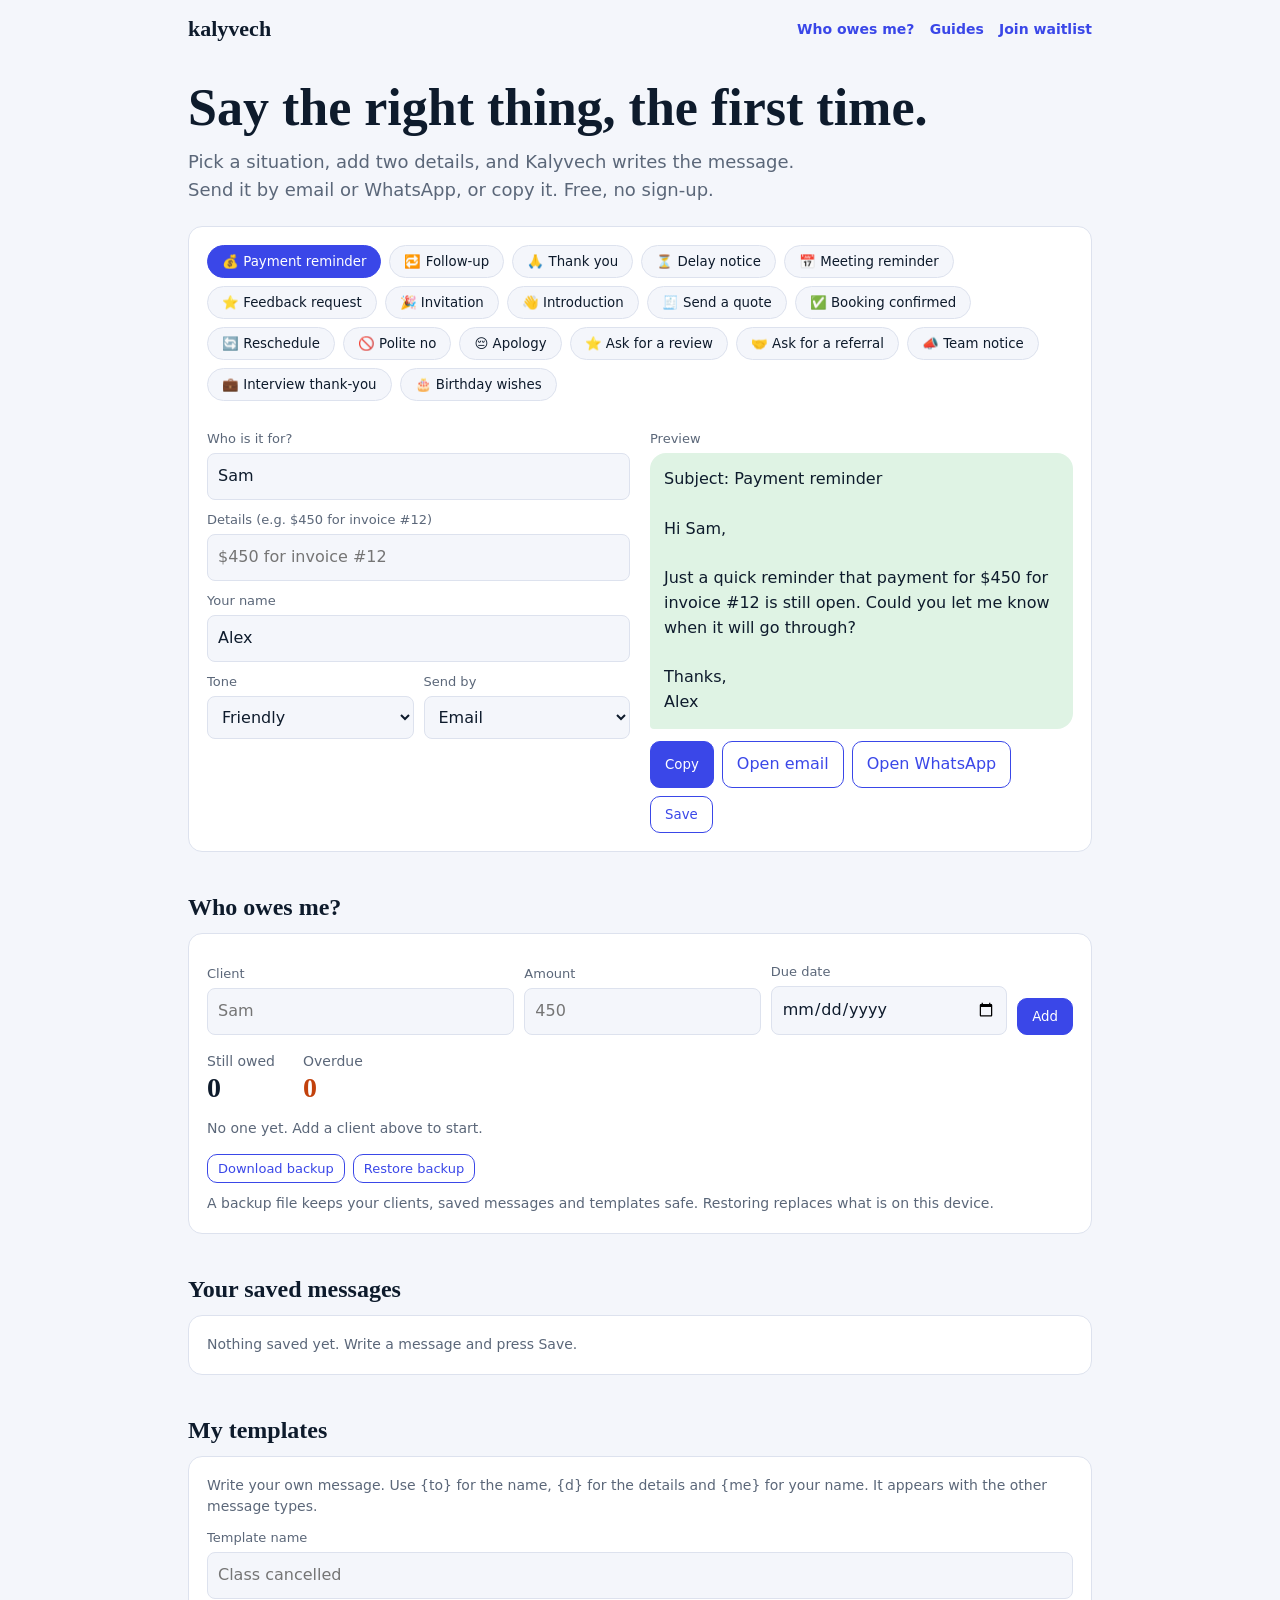
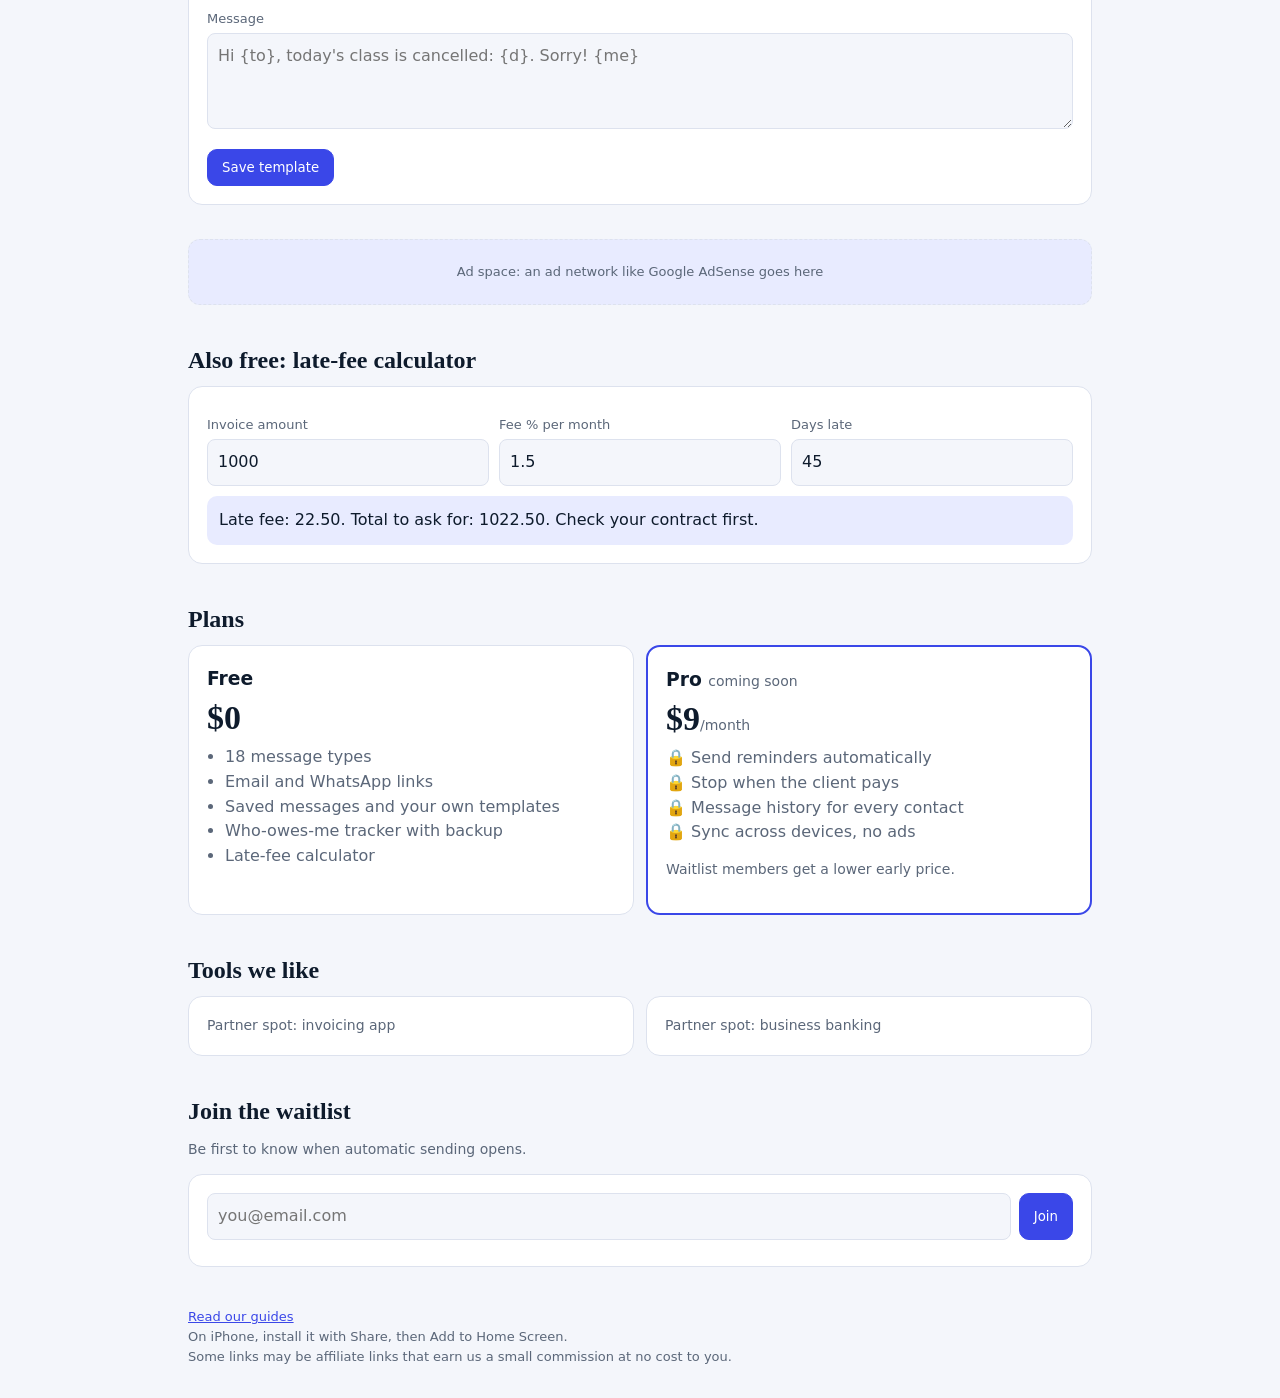
<file: index.html>
<!doctype html>
<html lang="en"><head><meta charset="utf-8">
<meta name="viewport" content="width=device-width, initial-scale=1, viewport-fit=cover">
<title>Kalyvech: write the right message in seconds</title>
<meta name="description" content="Free message writer for reminders, follow-ups, thank-yous, invites and more. Copy it or send it by email or WhatsApp.">
<link rel="icon" href="data:image/svg+xml,<svg xmlns=%22http://www.w3.org/2000/svg%22 viewBox=%220 0 100 100%22><text y=%22.9em%22 font-size=%2290%22>💬</text></svg>">
<meta property="og:title" content="Kalyvech: write the right message in seconds"><meta property="og:description" content="Free message writer, who-owes-me tracker and guides."><meta property="og:type" content="website"><meta property="og:image" content="https://thisisaarushsingh15-beep.github.io/Kalyvech/og-image.png"><meta name="twitter:card" content="summary_large_image">
<link rel="manifest" href="manifest.json"><meta name="theme-color" content="#3a47e8">
<link rel="stylesheet" href="style.css"></head><body>
<div class="w">
<nav><b>kalyvech</b><span><a href="#track">Who owes me?</a> &nbsp; <a href="blog.html">Guides</a> &nbsp; <a href="#join">Join waitlist</a></span></nav>
<header><h1>Say the right thing, the first time.</h1>
<p class="l">Pick a situation, add two details, and Kalyvech writes the message. Send it by email or WhatsApp, or copy it. Free, no sign-up.</p><button class="btn o sm" id="inst" hidden>Install as an app</button></header>

<section class="card" id="app">
<div class="chips" id="chips" role="tablist" aria-label="Message type"></div>
<div class="two">
<div>
<label for="to">Who is it for?</label><input id="to" value="Sam">
<label for="det" id="detl">Details</label><input id="det">
<label for="me">Your name</label><input id="me" value="Alex">
<div class="r2"><div><label for="tone">Tone</label><select id="tone"><option value="0">Friendly</option><option value="1">Professional</option><option value="2">Short and direct</option></select></div>
<div><label for="ch">Send by</label><select id="ch"><option value="email">Email</option><option value="wa">WhatsApp / text</option></select></div></div>
</div>
<div><label>Preview</label><div class="bubble" id="out" aria-live="polite"></div>
<div class="acts"><button class="btn" id="cp">Copy</button><a class="btn o" id="em" target="_blank" rel="noopener">Open email</a><a class="btn o" id="wa" target="_blank" rel="noopener">Open WhatsApp</a><button class="btn o" id="sv">Save</button></div></div>
</div></section>

<section id="track"><h2>Who owes me?</h2>
<div class="card"><div class="r4"><div><label for="tc">Client</label><input id="tc" placeholder="Sam"></div><div><label for="tm">Amount</label><input id="tm" type="number" min="0" placeholder="450"></div><div><label for="td">Due date</label><input id="td" type="date"></div><div class="al"><button class="btn" id="ta">Add</button></div></div>
<div class="sum"><div><span class="m">Still owed</span><b id="s1">0</b></div><div><span class="m">Overdue</span><b id="s2">0</b></div></div>
<div id="tl"></div><div class="acts"><button class="btn o sm" id="bd">Download backup</button><button class="btn o sm" id="br">Restore backup</button><input type="file" id="bf" accept="application/json,.json" hidden></div><p class="m" id="bm">A backup file keeps your clients, saved messages and templates safe. Restoring replaces what is on this device.</p></div></section>

<section><h2>Your saved messages</h2><div id="lib" class="card"></div></section>

<section id="tpl"><h2>My templates</h2><div class="card"><p class="m" style="margin:0">Write your own message. Use {to} for the name, {d} for the details and {me} for your name. It appears with the other message types.</p>
<label for="un">Template name</label><input id="un" placeholder="Class cancelled">
<label for="ut">Message</label><textarea id="ut" rows="3" placeholder="Hi {to}, today's class is cancelled: {d}. Sorry! {me}"></textarea>
<div class="acts"><button class="btn" id="us">Save template</button></div><div id="ul"></div></div></section>

<div class="ad">Ad space: an ad network like Google AdSense goes here</div>

<section><h2>Also free: late-fee calculator</h2>
<div class="card r3"><div><label for="la">Invoice amount</label><input id="la" type="number" value="1000"></div><div><label for="lp">Fee % per month</label><input id="lp" type="number" value="1.5" step="0.1"></div><div><label for="ld">Days late</label><input id="ld" type="number" value="45"></div>
<div class="res" id="fee"></div></div></section>

<section><h2>Plans</h2><div class="plans">
<div class="card"><h3>Free</h3><p class="pr">$0</p><ul><li>18 message types</li><li>Email and WhatsApp links</li><li>Saved messages and your own templates</li><li>Who-owes-me tracker with backup</li><li>Late-fee calculator</li></ul></div>
<div class="card pro"><h3>Pro <small>coming soon</small></h3><p class="pr">$9<small>/month</small></p><ul class="lk"><li>Send reminders automatically</li><li>Stop when the client pays</li><li>Message history for every contact</li><li>Sync across devices, no ads</li></ul><p class="m">Waitlist members get a lower early price.</p></div></div></section>

<section><h2>Tools we like</h2><div class="plans"><div class="card m">Partner spot: invoicing app</div><div class="card m">Partner spot: business banking</div></div></section>

<section id="join"><h2>Join the waitlist</h2><p class="m">Be first to know when automatic sending opens.</p>
<form id="wf" method="post" class="card frm"><input name="email" type="email" required placeholder="you@email.com" aria-label="Email"><button class="btn" type="submit">Join</button><p id="wm" class="m"></p></form></section>
<footer><a href="blog.html">Read our guides</a><br>On iPhone, install it with Share, then Add to Home Screen.<br>Some links may be affiliate links that earn us a small commission at no cost to you.</footer>
</div><script src="script.js"></script></body></html>
</file>
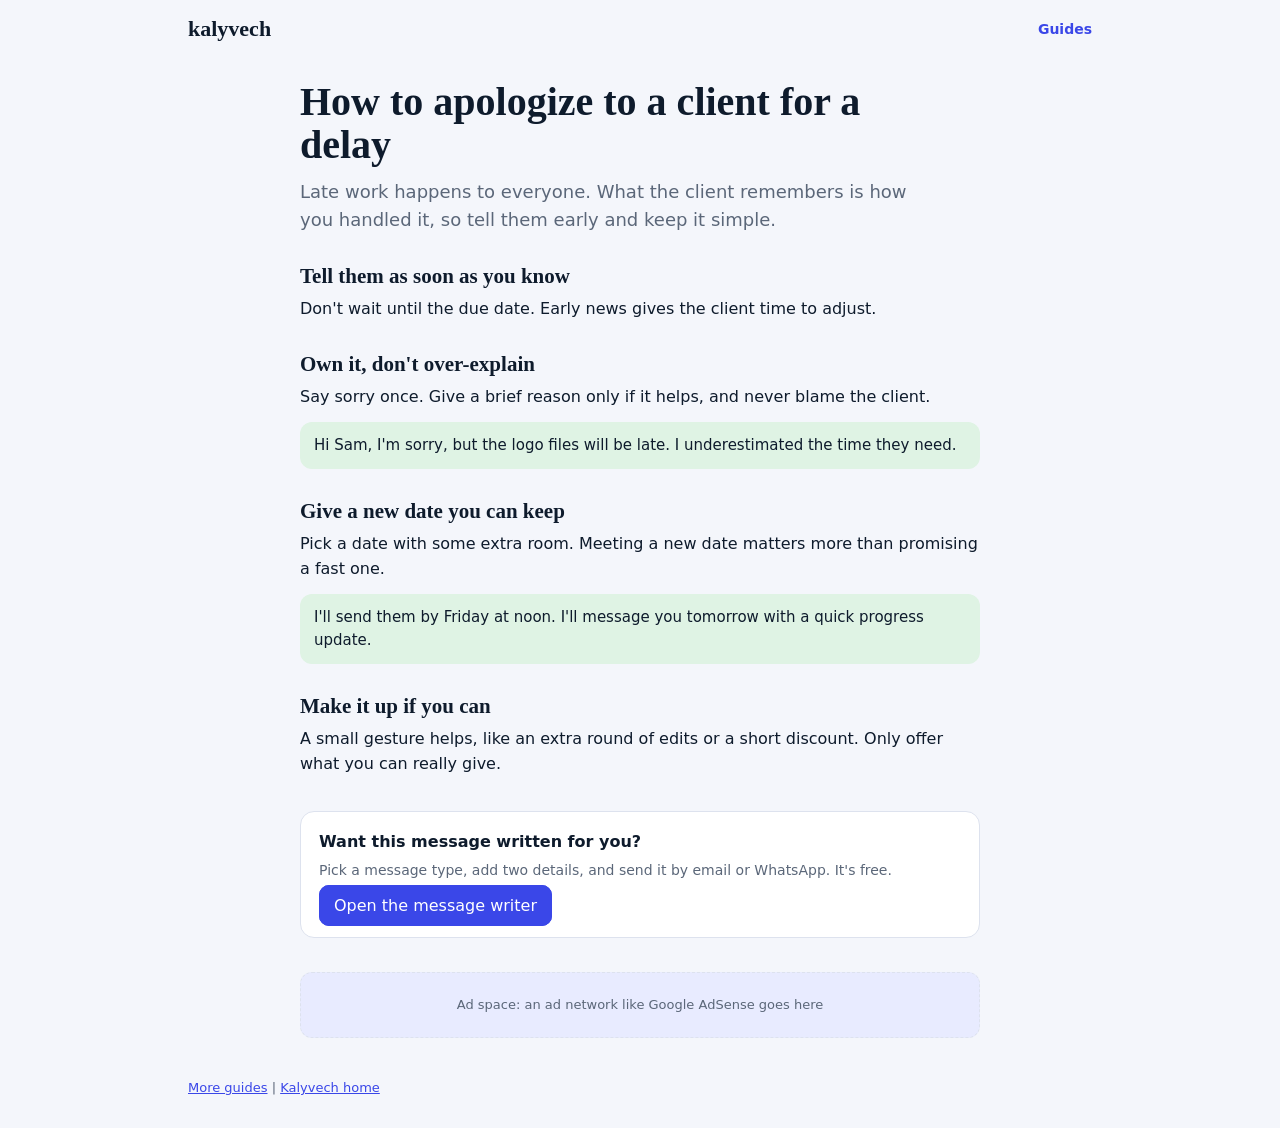
<file: apologize-for-a-delay.html>
<!doctype html>
<html lang="en"><head><meta charset="utf-8"><meta name="viewport" content="width=device-width, initial-scale=1, viewport-fit=cover">
<title>How to apologize to a client for a delay | Kalyvech</title><meta name="description" content="How to tell a client that work will be late, own it without over-explaining, and give a new date you can keep.">
<meta property="og:title" content="How to apologize to a client for a delay"><meta property="og:description" content="How to tell a client that work will be late, own it without over-explaining, and give a new date you can keep."><meta property="og:type" content="article">
<link rel="icon" href="data:image/svg+xml,<svg xmlns=%22http://www.w3.org/2000/svg%22 viewBox=%220 0 100 100%22><text y=%22.9em%22 font-size=%2290%22>💬</text></svg>">
<link rel="manifest" href="manifest.json"><meta name="theme-color" content="#3a47e8"><link rel="stylesheet" href="style.css"></head><body><div class="w"><nav><a href="index.html" class="logo">kalyvech</a><span><a href="blog.html">Guides</a></span></nav>
<article class="art"><h1>How to apologize to a client for a delay</h1><p class="l">Late work happens to everyone. What the client remembers is how you handled it, so tell them early and keep it simple.</p><h2>Tell them as soon as you know</h2><p>Don't wait until the due date. Early news gives the client time to adjust.</p><h2>Own it, don't over-explain</h2><p>Say sorry once. Give a brief reason only if it helps, and never blame the client.</p><blockquote class="ex">Hi Sam, I'm sorry, but the logo files will be late. I underestimated the time they need.</blockquote><h2>Give a new date you can keep</h2><p>Pick a date with some extra room. Meeting a new date matters more than promising a fast one.</p><blockquote class="ex">I'll send them by Friday at noon. I'll message you tomorrow with a quick progress update.</blockquote><h2>Make it up if you can</h2><p>A small gesture helps, like an extra round of edits or a short discount. Only offer what you can really give.</p>
<div class="card cta"><b>Want this message written for you?</b><p class="m">Pick a message type, add two details, and send it by email or WhatsApp. It's free.</p><a class="btn" href="index.html#app">Open the message writer</a></div>
<div class="ad">Ad space: an ad network like Google AdSense goes here</div></article>
<footer><a href="blog.html">More guides</a> | <a href="index.html">Kalyvech home</a></footer></div></body></html>
</file>
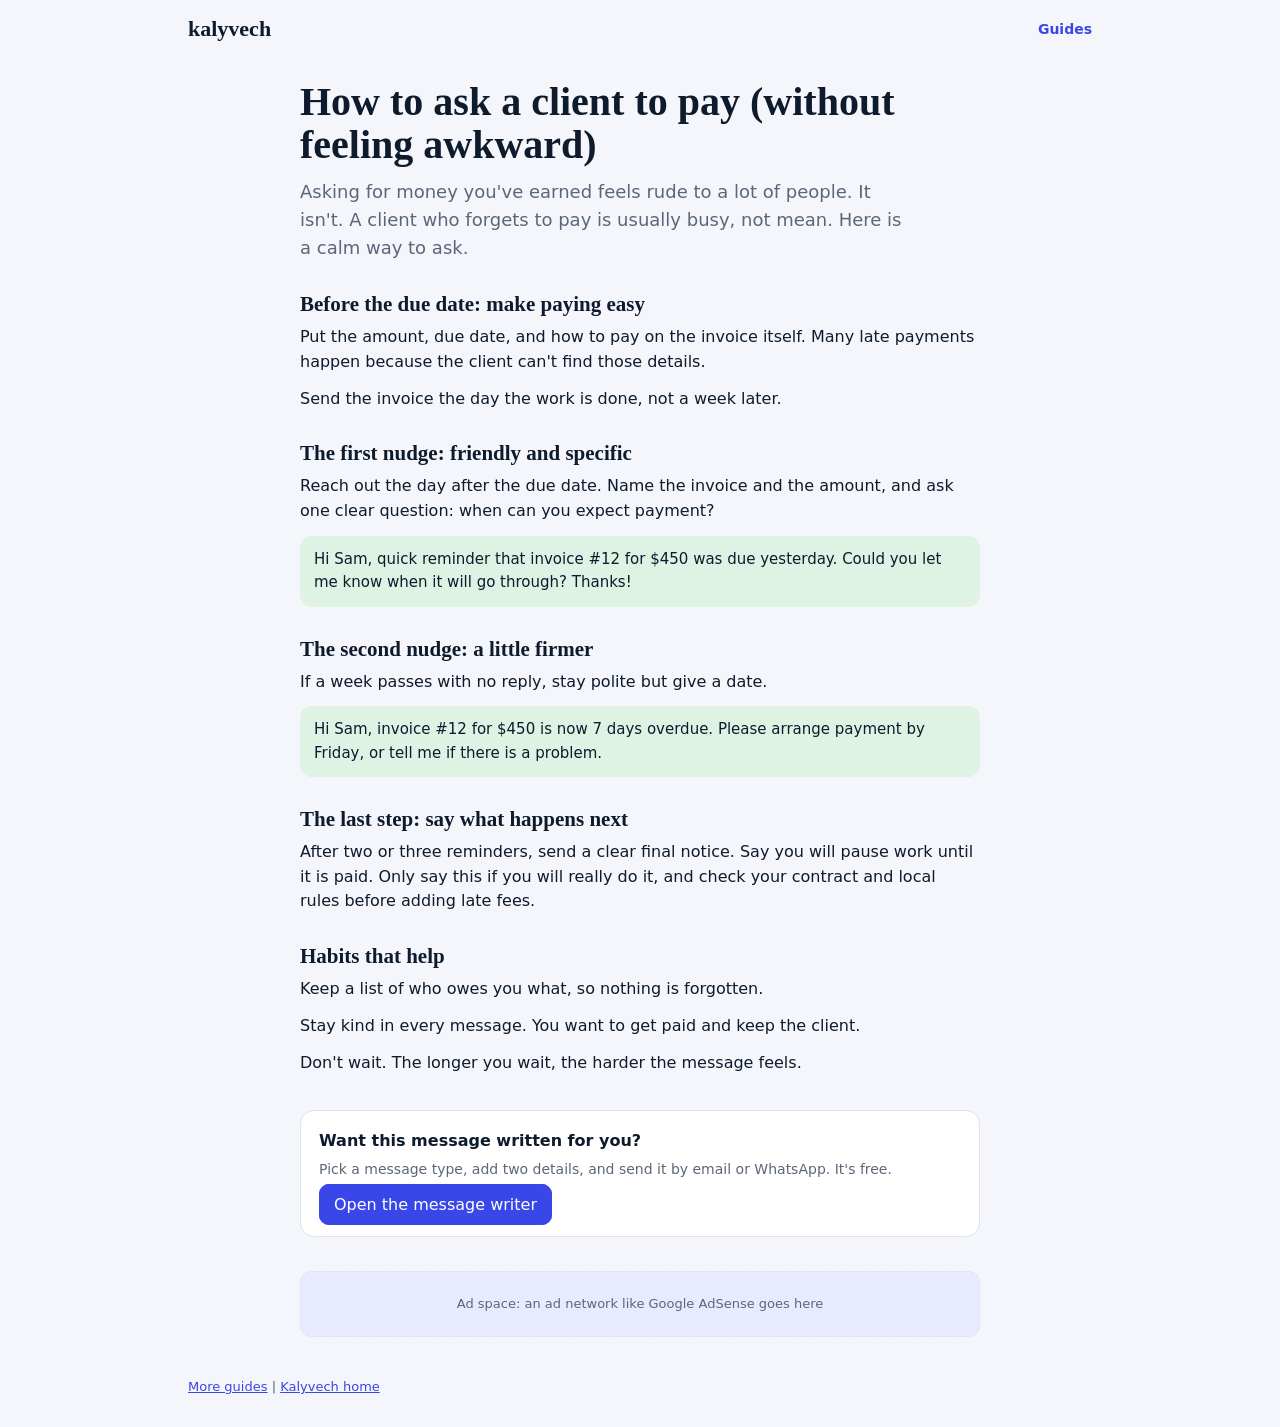
<file: ask-client-to-pay.html>
<!doctype html>
<html lang="en"><head><meta charset="utf-8"><meta name="viewport" content="width=device-width, initial-scale=1, viewport-fit=cover">
<title>How to ask a client to pay (without feeling awkward) | Kalyvech</title><meta name="description" content="A simple, polite way to ask a client for payment, with message examples you can copy.">
<link rel="icon" href="data:image/svg+xml,<svg xmlns=%22http://www.w3.org/2000/svg%22 viewBox=%220 0 100 100%22><text y=%22.9em%22 font-size=%2290%22>💬</text></svg>">
<link rel="stylesheet" href="style.css"></head><body><div class="w"><nav><a href="index.html" class="logo">kalyvech</a><span><a href="blog.html">Guides</a></span></nav>
<article class="art"><h1>How to ask a client to pay (without feeling awkward)</h1><p class="l">Asking for money you've earned feels rude to a lot of people. It isn't. A client who forgets to pay is usually busy, not mean. Here is a calm way to ask.</p><h2>Before the due date: make paying easy</h2><p>Put the amount, due date, and how to pay on the invoice itself. Many late payments happen because the client can't find those details.</p><p>Send the invoice the day the work is done, not a week later.</p><h2>The first nudge: friendly and specific</h2><p>Reach out the day after the due date. Name the invoice and the amount, and ask one clear question: when can you expect payment?</p><blockquote class="ex">Hi Sam, quick reminder that invoice #12 for $450 was due yesterday. Could you let me know when it will go through? Thanks!</blockquote><h2>The second nudge: a little firmer</h2><p>If a week passes with no reply, stay polite but give a date.</p><blockquote class="ex">Hi Sam, invoice #12 for $450 is now 7 days overdue. Please arrange payment by Friday, or tell me if there is a problem.</blockquote><h2>The last step: say what happens next</h2><p>After two or three reminders, send a clear final notice. Say you will pause work until it is paid. Only say this if you will really do it, and check your contract and local rules before adding late fees.</p><h2>Habits that help</h2><p>Keep a list of who owes you what, so nothing is forgotten.</p><p>Stay kind in every message. You want to get paid and keep the client.</p><p>Don't wait. The longer you wait, the harder the message feels.</p>
<div class="card cta"><b>Want this message written for you?</b><p class="m">Pick a message type, add two details, and send it by email or WhatsApp. It's free.</p><a class="btn" href="index.html#app">Open the message writer</a></div>
<div class="ad">Ad space: an ad network like Google AdSense goes here</div></article>
<footer><a href="blog.html">More guides</a> | <a href="index.html">Kalyvech home</a></footer></div></body></html>
</file>
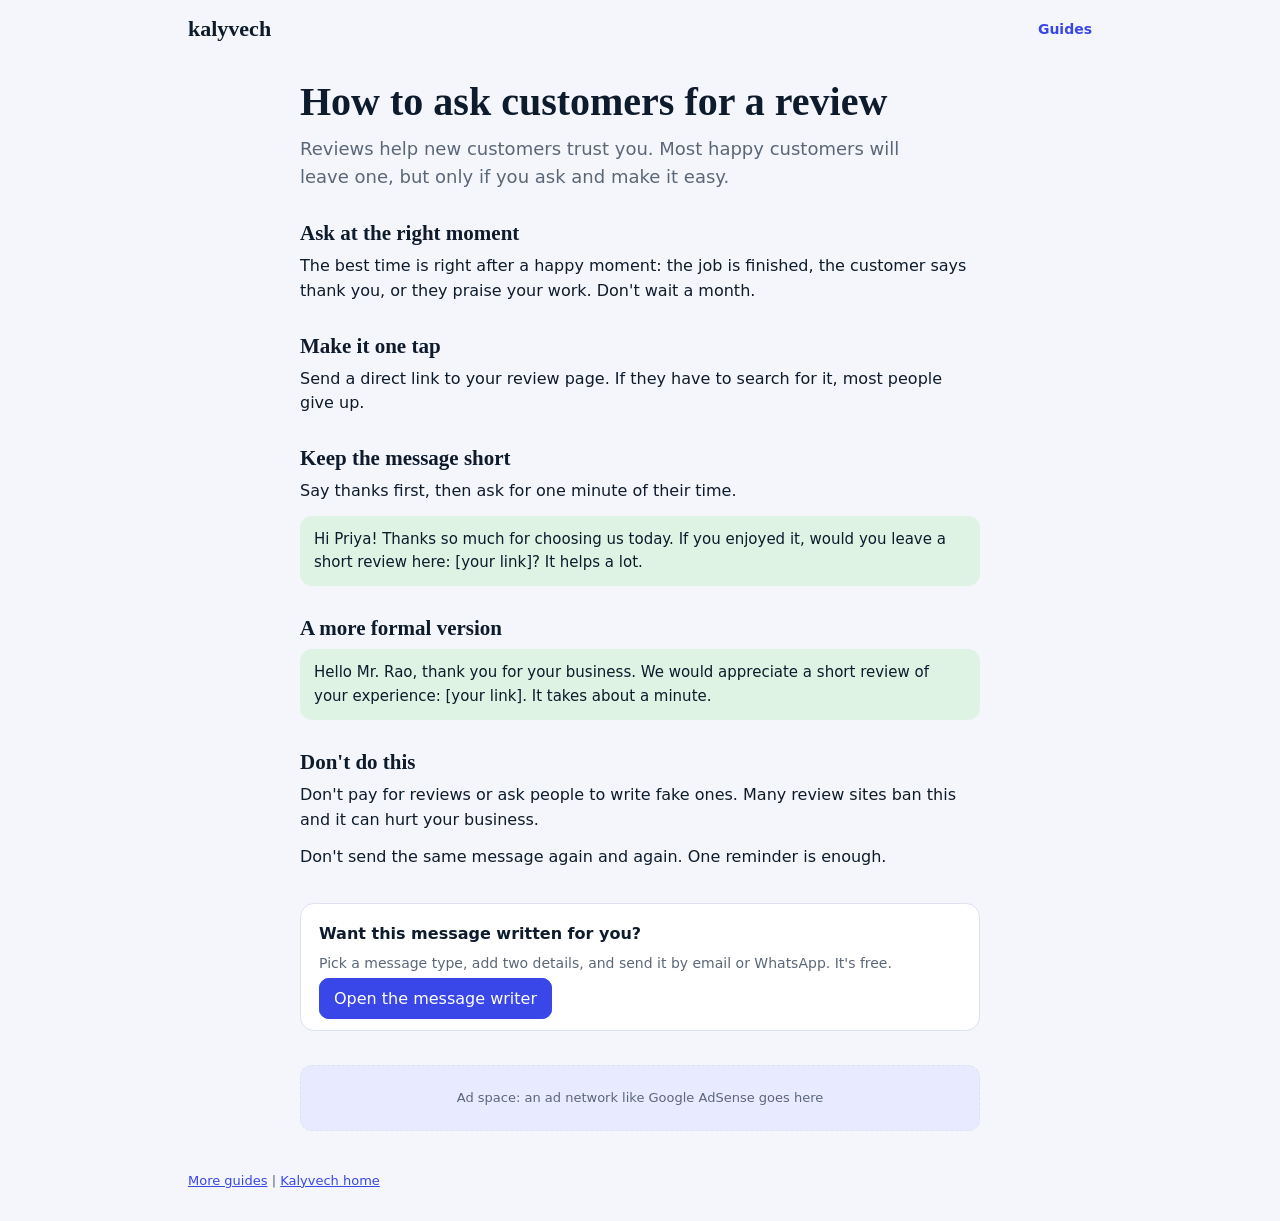
<file: ask-for-review.html>
<!doctype html>
<html lang="en"><head><meta charset="utf-8"><meta name="viewport" content="width=device-width, initial-scale=1, viewport-fit=cover">
<title>How to ask customers for a review | Kalyvech</title><meta name="description" content="When and how to ask customers for a review, plus short WhatsApp and email examples.">
<link rel="icon" href="data:image/svg+xml,<svg xmlns=%22http://www.w3.org/2000/svg%22 viewBox=%220 0 100 100%22><text y=%22.9em%22 font-size=%2290%22>💬</text></svg>">
<link rel="stylesheet" href="style.css"></head><body><div class="w"><nav><a href="index.html" class="logo">kalyvech</a><span><a href="blog.html">Guides</a></span></nav>
<article class="art"><h1>How to ask customers for a review</h1><p class="l">Reviews help new customers trust you. Most happy customers will leave one, but only if you ask and make it easy.</p><h2>Ask at the right moment</h2><p>The best time is right after a happy moment: the job is finished, the customer says thank you, or they praise your work. Don't wait a month.</p><h2>Make it one tap</h2><p>Send a direct link to your review page. If they have to search for it, most people give up.</p><h2>Keep the message short</h2><p>Say thanks first, then ask for one minute of their time.</p><blockquote class="ex">Hi Priya! Thanks so much for choosing us today. If you enjoyed it, would you leave a short review here: [your link]? It helps a lot.</blockquote><h2>A more formal version</h2><blockquote class="ex">Hello Mr. Rao, thank you for your business. We would appreciate a short review of your experience: [your link]. It takes about a minute.</blockquote><h2>Don't do this</h2><p>Don't pay for reviews or ask people to write fake ones. Many review sites ban this and it can hurt your business.</p><p>Don't send the same message again and again. One reminder is enough.</p>
<div class="card cta"><b>Want this message written for you?</b><p class="m">Pick a message type, add two details, and send it by email or WhatsApp. It's free.</p><a class="btn" href="index.html#app">Open the message writer</a></div>
<div class="ad">Ad space: an ad network like Google AdSense goes here</div></article>
<footer><a href="blog.html">More guides</a> | <a href="index.html">Kalyvech home</a></footer></div></body></html>
</file>
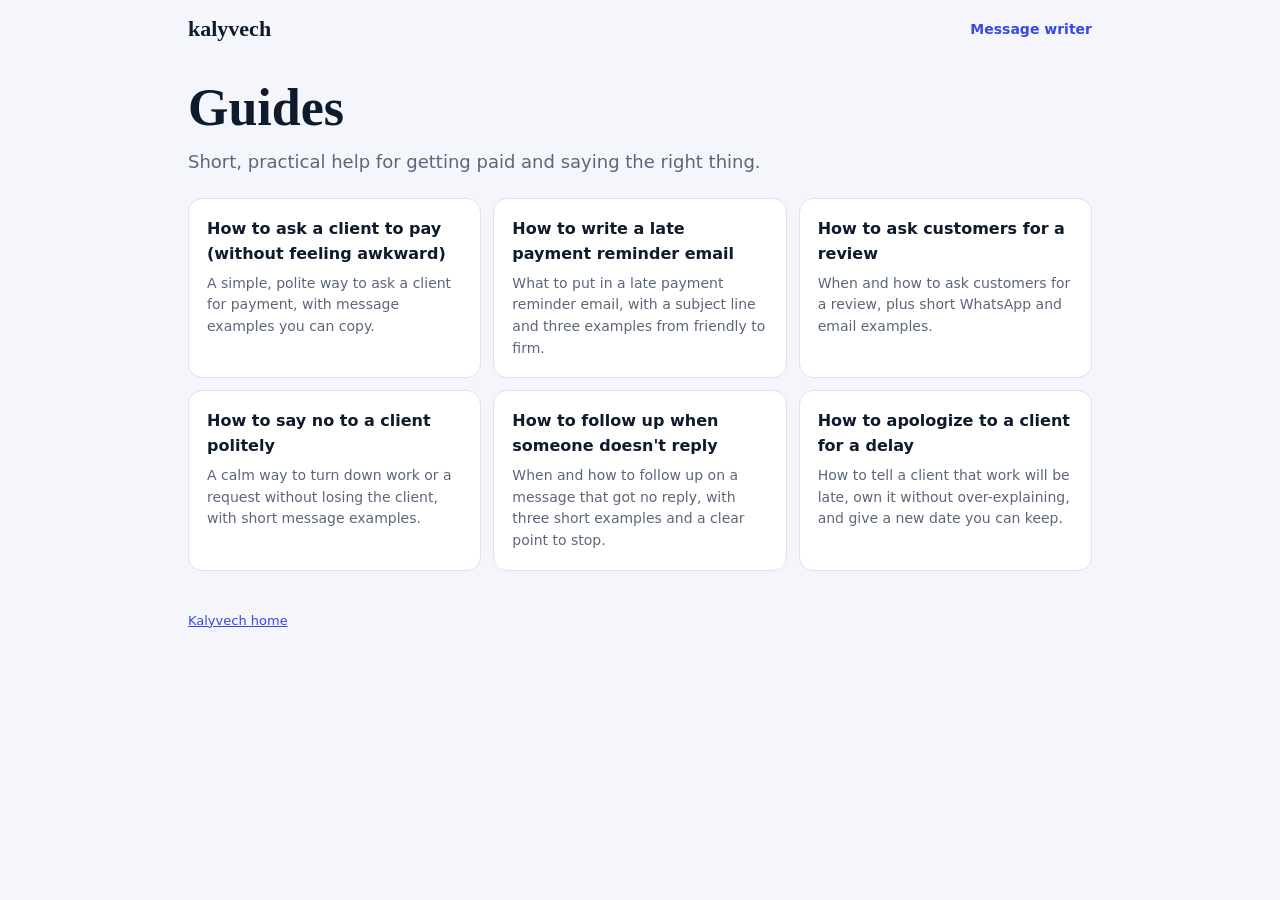
<file: blog.html>
<!doctype html>
<html lang="en"><head><meta charset="utf-8"><meta name="viewport" content="width=device-width, initial-scale=1, viewport-fit=cover">
<title>Guides for getting paid and writing better messages | Kalyvech</title><meta name="description" content="Short, practical guides on asking clients to pay, writing reminder emails, asking for reviews, and more.">
<meta property="og:title" content="Guides for getting paid and writing better messages"><meta property="og:description" content="Short, practical guides on asking clients to pay, writing reminder emails, asking for reviews, and more."><meta property="og:type" content="website">
<link rel="icon" href="data:image/svg+xml,<svg xmlns=%22http://www.w3.org/2000/svg%22 viewBox=%220 0 100 100%22><text y=%22.9em%22 font-size=%2290%22>💬</text></svg>">
<link rel="manifest" href="manifest.json"><meta name="theme-color" content="#3a47e8"><link rel="stylesheet" href="style.css"></head><body><div class="w"><nav><a href="index.html" class="logo">kalyvech</a><span><a href="index.html#app">Message writer</a></span></nav>
<h1>Guides</h1><p class="l">Short, practical help for getting paid and saying the right thing.</p><div class="gl"><a class="card gc" href="ask-client-to-pay.html"><b>How to ask a client to pay (without feeling awkward)</b><span class="m">A simple, polite way to ask a client for payment, with message examples you can copy.</span></a><a class="card gc" href="late-payment-reminder-email.html"><b>How to write a late payment reminder email</b><span class="m">What to put in a late payment reminder email, with a subject line and three examples from friendly to firm.</span></a><a class="card gc" href="ask-for-review.html"><b>How to ask customers for a review</b><span class="m">When and how to ask customers for a review, plus short WhatsApp and email examples.</span></a><a class="card gc" href="say-no-to-a-client.html"><b>How to say no to a client politely</b><span class="m">A calm way to turn down work or a request without losing the client, with short message examples.</span></a><a class="card gc" href="follow-up-no-reply.html"><b>How to follow up when someone doesn't reply</b><span class="m">When and how to follow up on a message that got no reply, with three short examples and a clear point to stop.</span></a><a class="card gc" href="apologize-for-a-delay.html"><b>How to apologize to a client for a delay</b><span class="m">How to tell a client that work will be late, own it without over-explaining, and give a new date you can keep.</span></a></div>
<footer><a href="index.html">Kalyvech home</a></footer></div></body></html>
</file>
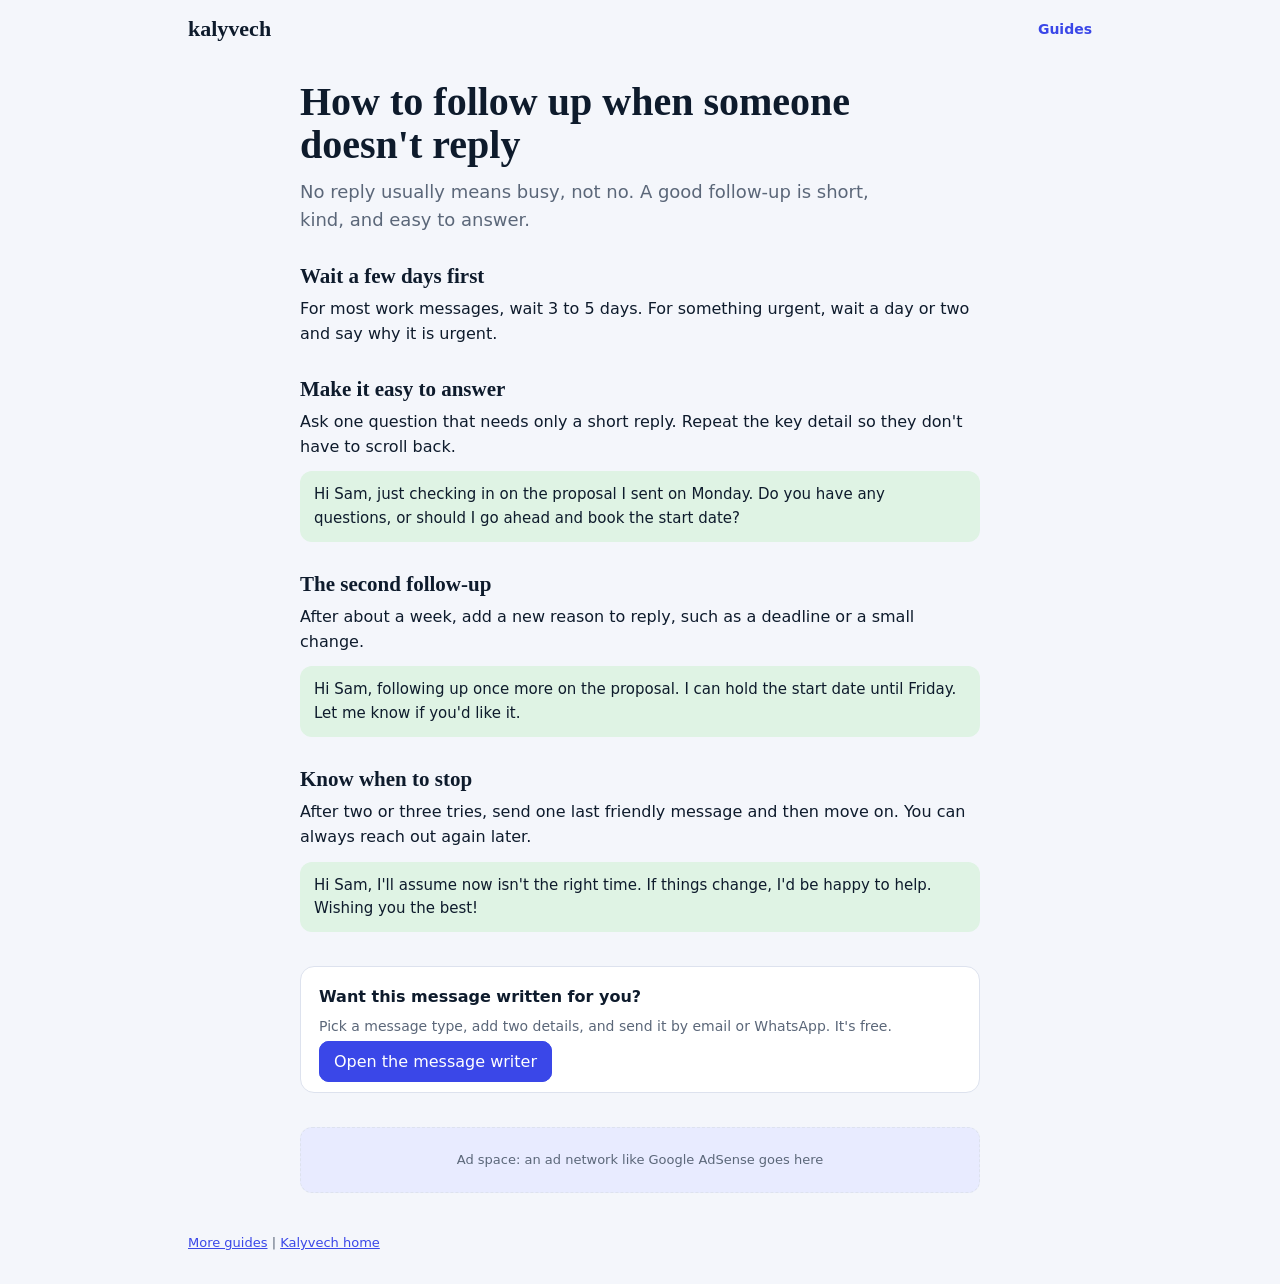
<file: follow-up-no-reply.html>
<!doctype html>
<html lang="en"><head><meta charset="utf-8"><meta name="viewport" content="width=device-width, initial-scale=1, viewport-fit=cover">
<title>How to follow up when someone doesn't reply | Kalyvech</title><meta name="description" content="When and how to follow up on a message that got no reply, with three short examples and a clear point to stop.">
<meta property="og:title" content="How to follow up when someone doesn't reply"><meta property="og:description" content="When and how to follow up on a message that got no reply, with three short examples and a clear point to stop."><meta property="og:type" content="article">
<link rel="icon" href="data:image/svg+xml,<svg xmlns=%22http://www.w3.org/2000/svg%22 viewBox=%220 0 100 100%22><text y=%22.9em%22 font-size=%2290%22>💬</text></svg>">
<link rel="manifest" href="manifest.json"><meta name="theme-color" content="#3a47e8"><link rel="stylesheet" href="style.css"></head><body><div class="w"><nav><a href="index.html" class="logo">kalyvech</a><span><a href="blog.html">Guides</a></span></nav>
<article class="art"><h1>How to follow up when someone doesn't reply</h1><p class="l">No reply usually means busy, not no. A good follow-up is short, kind, and easy to answer.</p><h2>Wait a few days first</h2><p>For most work messages, wait 3 to 5 days. For something urgent, wait a day or two and say why it is urgent.</p><h2>Make it easy to answer</h2><p>Ask one question that needs only a short reply. Repeat the key detail so they don't have to scroll back.</p><blockquote class="ex">Hi Sam, just checking in on the proposal I sent on Monday. Do you have any questions, or should I go ahead and book the start date?</blockquote><h2>The second follow-up</h2><p>After about a week, add a new reason to reply, such as a deadline or a small change.</p><blockquote class="ex">Hi Sam, following up once more on the proposal. I can hold the start date until Friday. Let me know if you'd like it.</blockquote><h2>Know when to stop</h2><p>After two or three tries, send one last friendly message and then move on. You can always reach out again later.</p><blockquote class="ex">Hi Sam, I'll assume now isn't the right time. If things change, I'd be happy to help. Wishing you the best!</blockquote>
<div class="card cta"><b>Want this message written for you?</b><p class="m">Pick a message type, add two details, and send it by email or WhatsApp. It's free.</p><a class="btn" href="index.html#app">Open the message writer</a></div>
<div class="ad">Ad space: an ad network like Google AdSense goes here</div></article>
<footer><a href="blog.html">More guides</a> | <a href="index.html">Kalyvech home</a></footer></div></body></html>
</file>
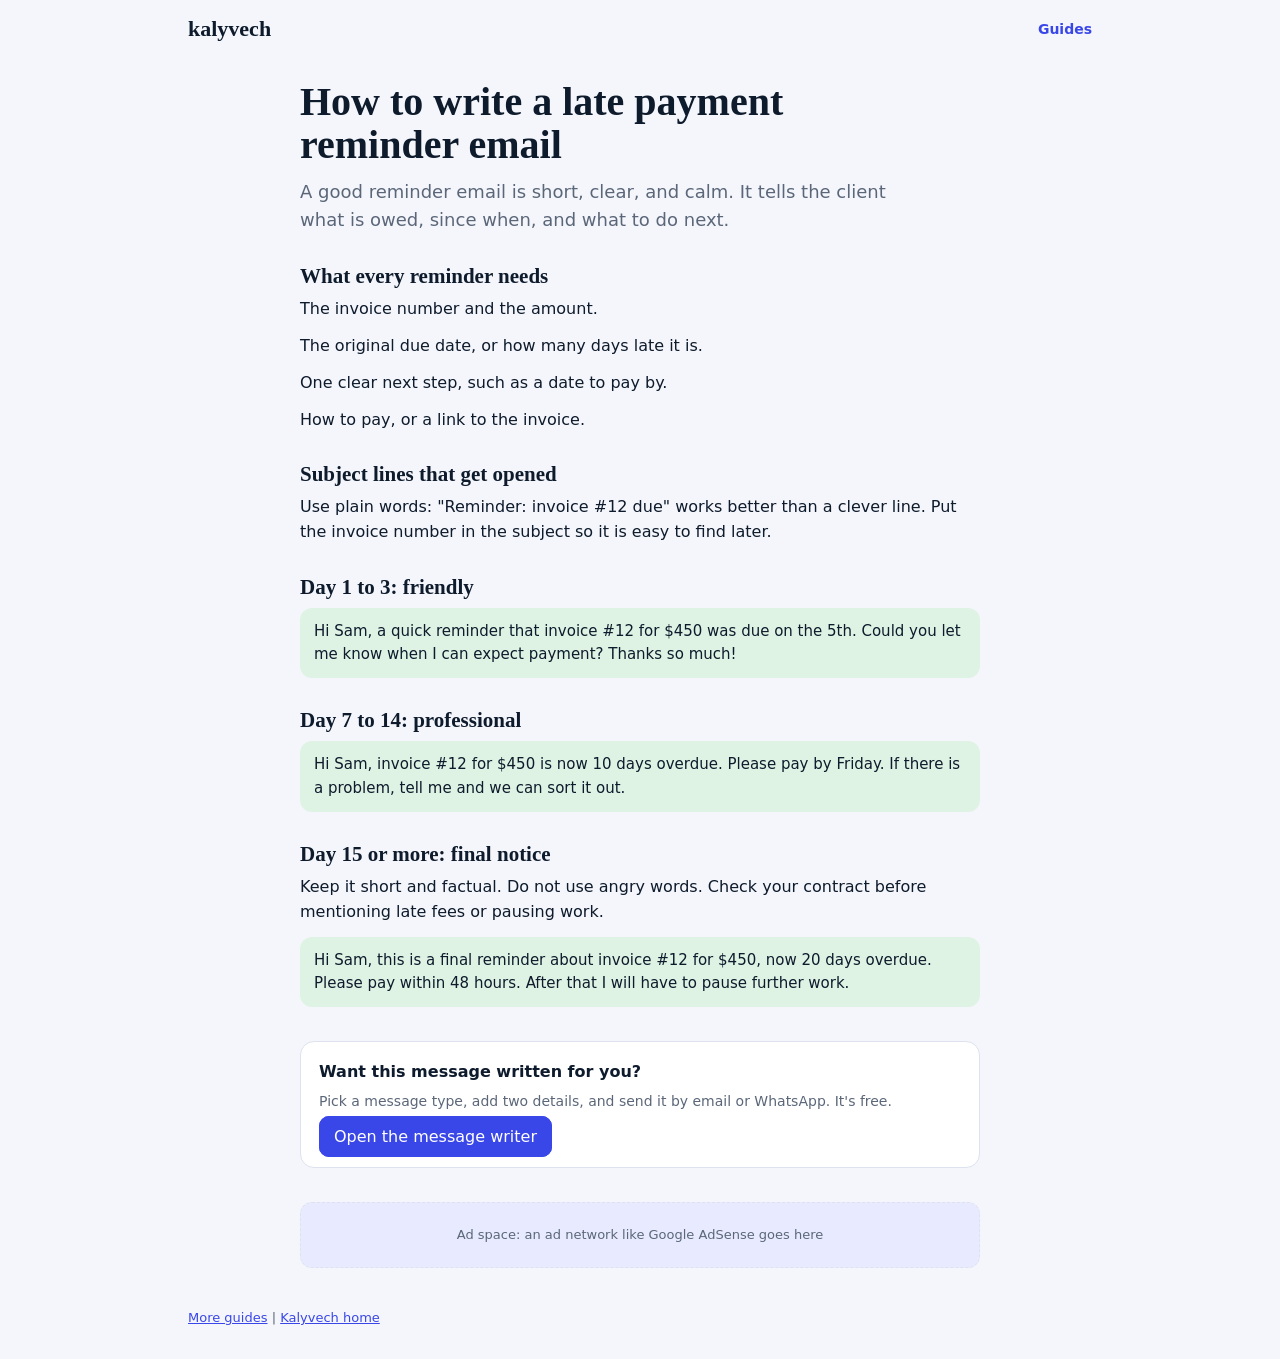
<file: late-payment-reminder-email.html>
<!doctype html>
<html lang="en"><head><meta charset="utf-8"><meta name="viewport" content="width=device-width, initial-scale=1, viewport-fit=cover">
<title>How to write a late payment reminder email | Kalyvech</title><meta name="description" content="What to put in a late payment reminder email, with a subject line and three examples from friendly to firm.">
<link rel="icon" href="data:image/svg+xml,<svg xmlns=%22http://www.w3.org/2000/svg%22 viewBox=%220 0 100 100%22><text y=%22.9em%22 font-size=%2290%22>💬</text></svg>">
<link rel="stylesheet" href="style.css"></head><body><div class="w"><nav><a href="index.html" class="logo">kalyvech</a><span><a href="blog.html">Guides</a></span></nav>
<article class="art"><h1>How to write a late payment reminder email</h1><p class="l">A good reminder email is short, clear, and calm. It tells the client what is owed, since when, and what to do next.</p><h2>What every reminder needs</h2><p>The invoice number and the amount.</p><p>The original due date, or how many days late it is.</p><p>One clear next step, such as a date to pay by.</p><p>How to pay, or a link to the invoice.</p><h2>Subject lines that get opened</h2><p>Use plain words: "Reminder: invoice #12 due" works better than a clever line. Put the invoice number in the subject so it is easy to find later.</p><h2>Day 1 to 3: friendly</h2><blockquote class="ex">Hi Sam, a quick reminder that invoice #12 for $450 was due on the 5th. Could you let me know when I can expect payment? Thanks so much!</blockquote><h2>Day 7 to 14: professional</h2><blockquote class="ex">Hi Sam, invoice #12 for $450 is now 10 days overdue. Please pay by Friday. If there is a problem, tell me and we can sort it out.</blockquote><h2>Day 15 or more: final notice</h2><p>Keep it short and factual. Do not use angry words. Check your contract before mentioning late fees or pausing work.</p><blockquote class="ex">Hi Sam, this is a final reminder about invoice #12 for $450, now 20 days overdue. Please pay within 48 hours. After that I will have to pause further work.</blockquote>
<div class="card cta"><b>Want this message written for you?</b><p class="m">Pick a message type, add two details, and send it by email or WhatsApp. It's free.</p><a class="btn" href="index.html#app">Open the message writer</a></div>
<div class="ad">Ad space: an ad network like Google AdSense goes here</div></article>
<footer><a href="blog.html">More guides</a> | <a href="index.html">Kalyvech home</a></footer></div></body></html>
</file>
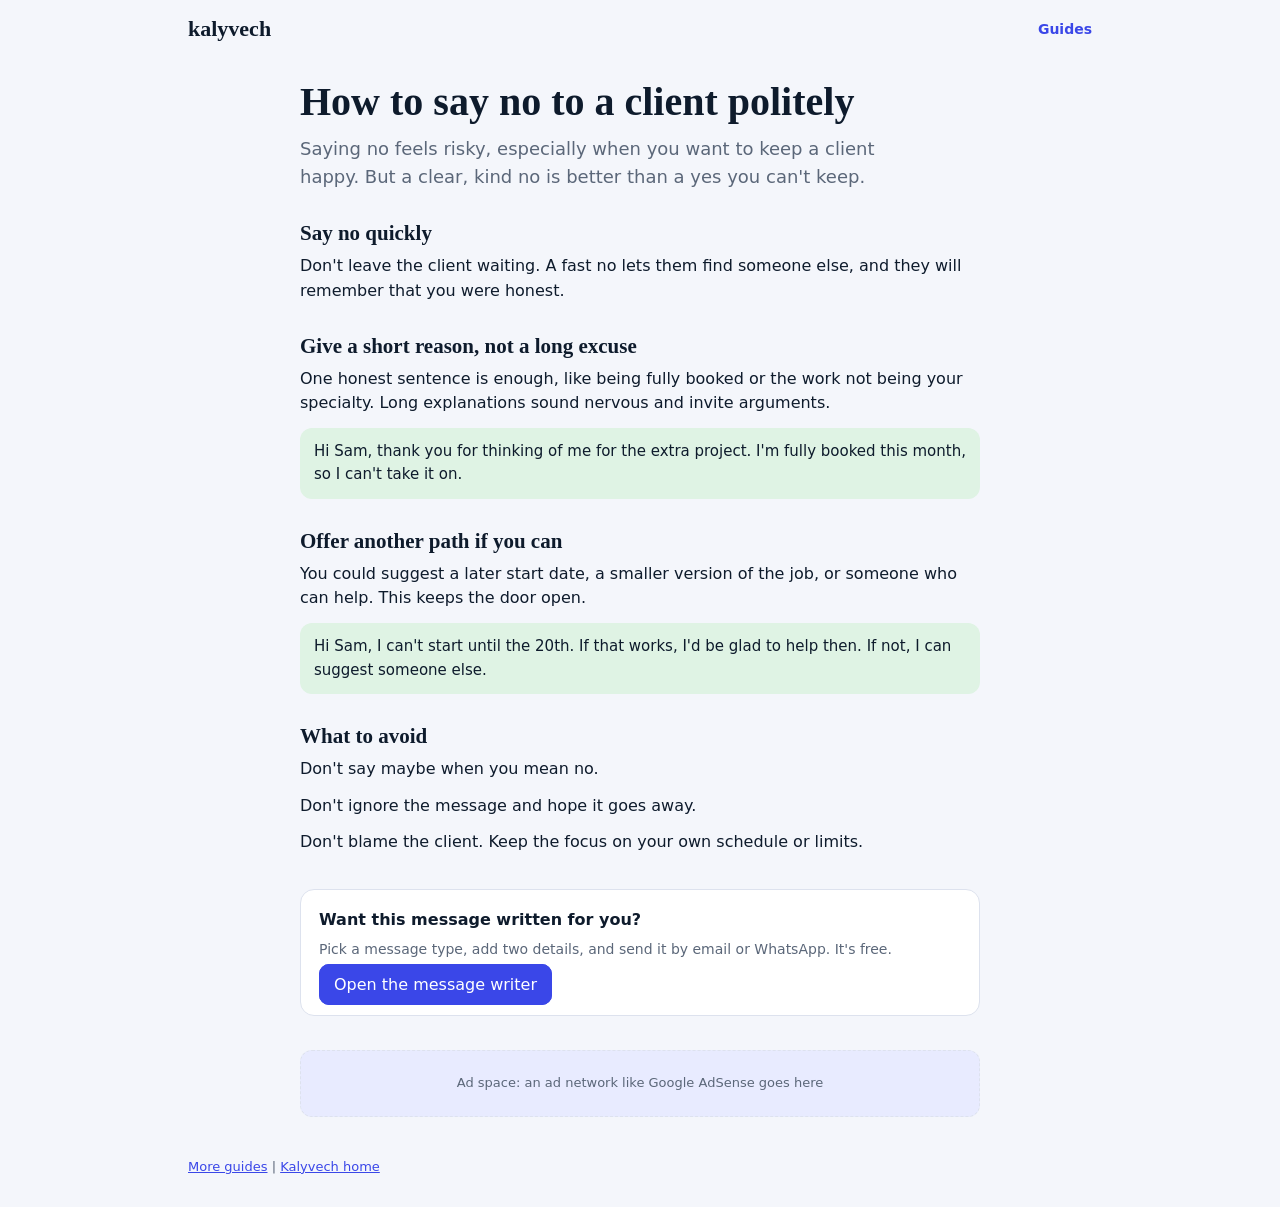
<file: say-no-to-a-client.html>
<!doctype html>
<html lang="en"><head><meta charset="utf-8"><meta name="viewport" content="width=device-width, initial-scale=1, viewport-fit=cover">
<title>How to say no to a client politely | Kalyvech</title><meta name="description" content="A calm way to turn down work or a request without losing the client, with short message examples.">
<meta property="og:title" content="How to say no to a client politely"><meta property="og:description" content="A calm way to turn down work or a request without losing the client, with short message examples."><meta property="og:type" content="article">
<link rel="icon" href="data:image/svg+xml,<svg xmlns=%22http://www.w3.org/2000/svg%22 viewBox=%220 0 100 100%22><text y=%22.9em%22 font-size=%2290%22>💬</text></svg>">
<link rel="manifest" href="manifest.json"><meta name="theme-color" content="#3a47e8"><link rel="stylesheet" href="style.css"></head><body><div class="w"><nav><a href="index.html" class="logo">kalyvech</a><span><a href="blog.html">Guides</a></span></nav>
<article class="art"><h1>How to say no to a client politely</h1><p class="l">Saying no feels risky, especially when you want to keep a client happy. But a clear, kind no is better than a yes you can't keep.</p><h2>Say no quickly</h2><p>Don't leave the client waiting. A fast no lets them find someone else, and they will remember that you were honest.</p><h2>Give a short reason, not a long excuse</h2><p>One honest sentence is enough, like being fully booked or the work not being your specialty. Long explanations sound nervous and invite arguments.</p><blockquote class="ex">Hi Sam, thank you for thinking of me for the extra project. I'm fully booked this month, so I can't take it on.</blockquote><h2>Offer another path if you can</h2><p>You could suggest a later start date, a smaller version of the job, or someone who can help. This keeps the door open.</p><blockquote class="ex">Hi Sam, I can't start until the 20th. If that works, I'd be glad to help then. If not, I can suggest someone else.</blockquote><h2>What to avoid</h2><p>Don't say maybe when you mean no.</p><p>Don't ignore the message and hope it goes away.</p><p>Don't blame the client. Keep the focus on your own schedule or limits.</p>
<div class="card cta"><b>Want this message written for you?</b><p class="m">Pick a message type, add two details, and send it by email or WhatsApp. It's free.</p><a class="btn" href="index.html#app">Open the message writer</a></div>
<div class="ad">Ad space: an ad network like Google AdSense goes here</div></article>
<footer><a href="blog.html">More guides</a> | <a href="index.html">Kalyvech home</a></footer></div></body></html>
</file>
<file: style.css>
:root{--bg:#f4f6fb;--card:#fff;--ink:#0e1b2c;--m:#5b6779;--a:#3a47e8;--at:#fff;--t:#e8ebff;--b:#dde2ee;--bub:#dff3e4;box-sizing:border-box;padding-top:env(safe-area-inset-top,0px);padding-bottom:env(safe-area-inset-bottom,0px)}
@media(prefers-color-scheme:dark){:root:not([data-theme="light"]){--bg:#0d1320;--card:#161e30;--ink:#eef1f8;--m:#98a3b8;--a:#8e98ff;--at:#0d1320;--t:#222b4a;--b:#2a3550;--bub:#1f3a2c}}
:root[data-theme="dark"]{--bg:#0d1320;--card:#161e30;--ink:#eef1f8;--m:#98a3b8;--a:#8e98ff;--at:#0d1320;--t:#222b4a;--b:#2a3550;--bub:#1f3a2c}
*{box-sizing:border-box}html{scroll-padding-top:env(safe-area-inset-top,0px)}
body{margin:0;background:var(--bg);color:var(--ink);font:16px/1.55 system-ui,-apple-system,"Segoe UI",Roboto,sans-serif}
.w{max-width:940px;margin:0 auto;padding:0 18px 30px}
nav{display:flex;justify-content:space-between;align-items:center;padding:16px 0}nav b{font:700 22px Georgia,serif}
nav a{color:var(--a);font-weight:600;text-decoration:none;font-size:14px}
h1{font:700 clamp(32px,7vw,52px)/1.08 Georgia,"Iowan Old Style",serif;margin:22px 0 12px;max-width:16em}
h2{font:700 24px Georgia,serif;margin:42px 0 12px}h3{margin:0}
.l{color:var(--m);font-size:18px;max-width:34em;margin:0 0 22px}.m{color:var(--m);font-size:14px}
.card{background:var(--card);border:1px solid var(--b);border-radius:14px;padding:18px}
.chips{display:flex;gap:8px;overflow-x:auto;padding-bottom:12px;margin-bottom:6px}
.chips button{border:1px solid var(--b);background:var(--bg);color:var(--ink);border-radius:999px;padding:8px 14px;font:600 14px inherit;font-family:inherit;white-space:nowrap;cursor:pointer}
.chips button[aria-selected=true]{background:var(--a);color:var(--at);border-color:var(--a)}
.two{display:grid;grid-template-columns:1fr 1fr;gap:20px}.r2{display:grid;grid-template-columns:1fr 1fr;gap:10px}
label{display:block;font-size:13px;color:var(--m);margin:10px 0 4px}
input,select{width:100%;padding:10px;border:1px solid var(--b);border-radius:8px;background:var(--bg);color:var(--ink);font:inherit}
:focus-visible{outline:3px solid var(--a);outline-offset:2px}
.bubble{background:var(--bub);border-radius:16px 16px 16px 4px;padding:14px;white-space:pre-wrap;min-height:170px;word-break:break-word}
.acts{display:flex;gap:8px;flex-wrap:wrap;margin-top:12px}
.btn{background:var(--a);color:var(--at);border:1.5px solid var(--a);border-radius:10px;padding:10px 14px;font:600 14px inherit;font-family:inherit;cursor:pointer;text-decoration:none}
.btn.o{background:transparent;color:var(--a)}
.item{display:flex;gap:10px;justify-content:space-between;align-items:flex-start;padding:10px 0;border-bottom:1px solid var(--b)}
.item:last-child{border:0}.item p{margin:0;white-space:pre-wrap;font-size:14px}.item div{display:flex;gap:6px}
.ad{background:var(--t);border:1px dashed var(--b);border-radius:12px;text-align:center;color:var(--m);padding:22px;font-size:13px;margin:34px 0 0}
.r3{display:grid;grid-template-columns:repeat(3,1fr);gap:10px}.res{grid-column:1/-1;background:var(--t);border-radius:10px;padding:12px}
.plans{display:grid;grid-template-columns:repeat(auto-fit,minmax(260px,1fr));gap:12px}
.pr{font:700 34px Georgia,serif;margin:6px 0}.pr small,h3 small{font:400 14px system-ui;color:var(--m)}
.plans ul{padding-left:18px;color:var(--m);margin:8px 0}.pro{border:2px solid var(--a)}.lk{list-style:none;padding:0!important}.lk li::before{content:"🔒 "}
.frm{display:flex;gap:8px;flex-wrap:wrap}.frm input{flex:1;min-width:200px}.frm p{width:100%;margin:0}
footer{color:var(--m);font-size:13px;margin-top:40px}
@media(max-width:700px){.two,.r3{grid-template-columns:1fr}}
@media(prefers-reduced-motion:reduce){*{transition:none!important}}

.r4{display:grid;grid-template-columns:1.3fr 1fr 1fr auto;gap:10px;align-items:end}.al{display:flex}
.sum{display:flex;gap:28px;margin:16px 0 6px}.sum div{display:flex;flex-direction:column}.sum b{font:700 28px Georgia,serif}#s2{color:#c2410c}
@media(prefers-color-scheme:dark){#s2{color:#fb923c}}
.row{display:flex;gap:10px;justify-content:space-between;align-items:center;flex-wrap:wrap;padding:10px 0;border-top:1px solid var(--b)}
.row.pd .who{text-decoration:line-through;opacity:.5}.who b{display:block}.st{font-size:13px;font-weight:600}.st.od{color:#c2410c}.st.ok{color:var(--m)}.st.pdn{color:#15803d}
@media(prefers-color-scheme:dark){.st.od{color:#fb923c}.st.pdn{color:#4ade80}}
.row .acts{margin:0}.btn.sm{padding:6px 10px;font-size:13px}
@media(max-width:700px){.r4{grid-template-columns:1fr 1fr}.al{grid-column:1/-1}}

@media(min-width:701px){.chips{flex-wrap:wrap;overflow:visible}}

nav .logo{font:700 22px Georgia,serif;color:var(--ink);text-decoration:none}
.art{max-width:680px;margin:0 auto}.art h1{font-size:clamp(28px,6vw,40px)}.art h2{font-size:21px;margin:30px 0 8px}.art p{margin:0 0 12px}
.ex{background:var(--bub);border-radius:12px;padding:12px 14px;margin:0 0 14px;font-size:15px}
.cta{margin-top:34px}.cta p{margin:6px 0 12px}
.gl{display:grid;grid-template-columns:repeat(auto-fit,minmax(260px,1fr));gap:12px}.gc{text-decoration:none;color:var(--ink);display:flex;flex-direction:column;gap:6px}
footer a{color:var(--a)}.thx h3{font:700 22px Georgia,serif}.thx p{margin:6px 0 12px}

textarea{width:100%;padding:10px;border:1px solid var(--b);border-radius:8px;background:var(--bg);color:var(--ink);font:inherit;resize:vertical}
#inst{margin-top:6px}#bm{margin:10px 0 0}#tl+.acts{margin-top:14px}
</file>
